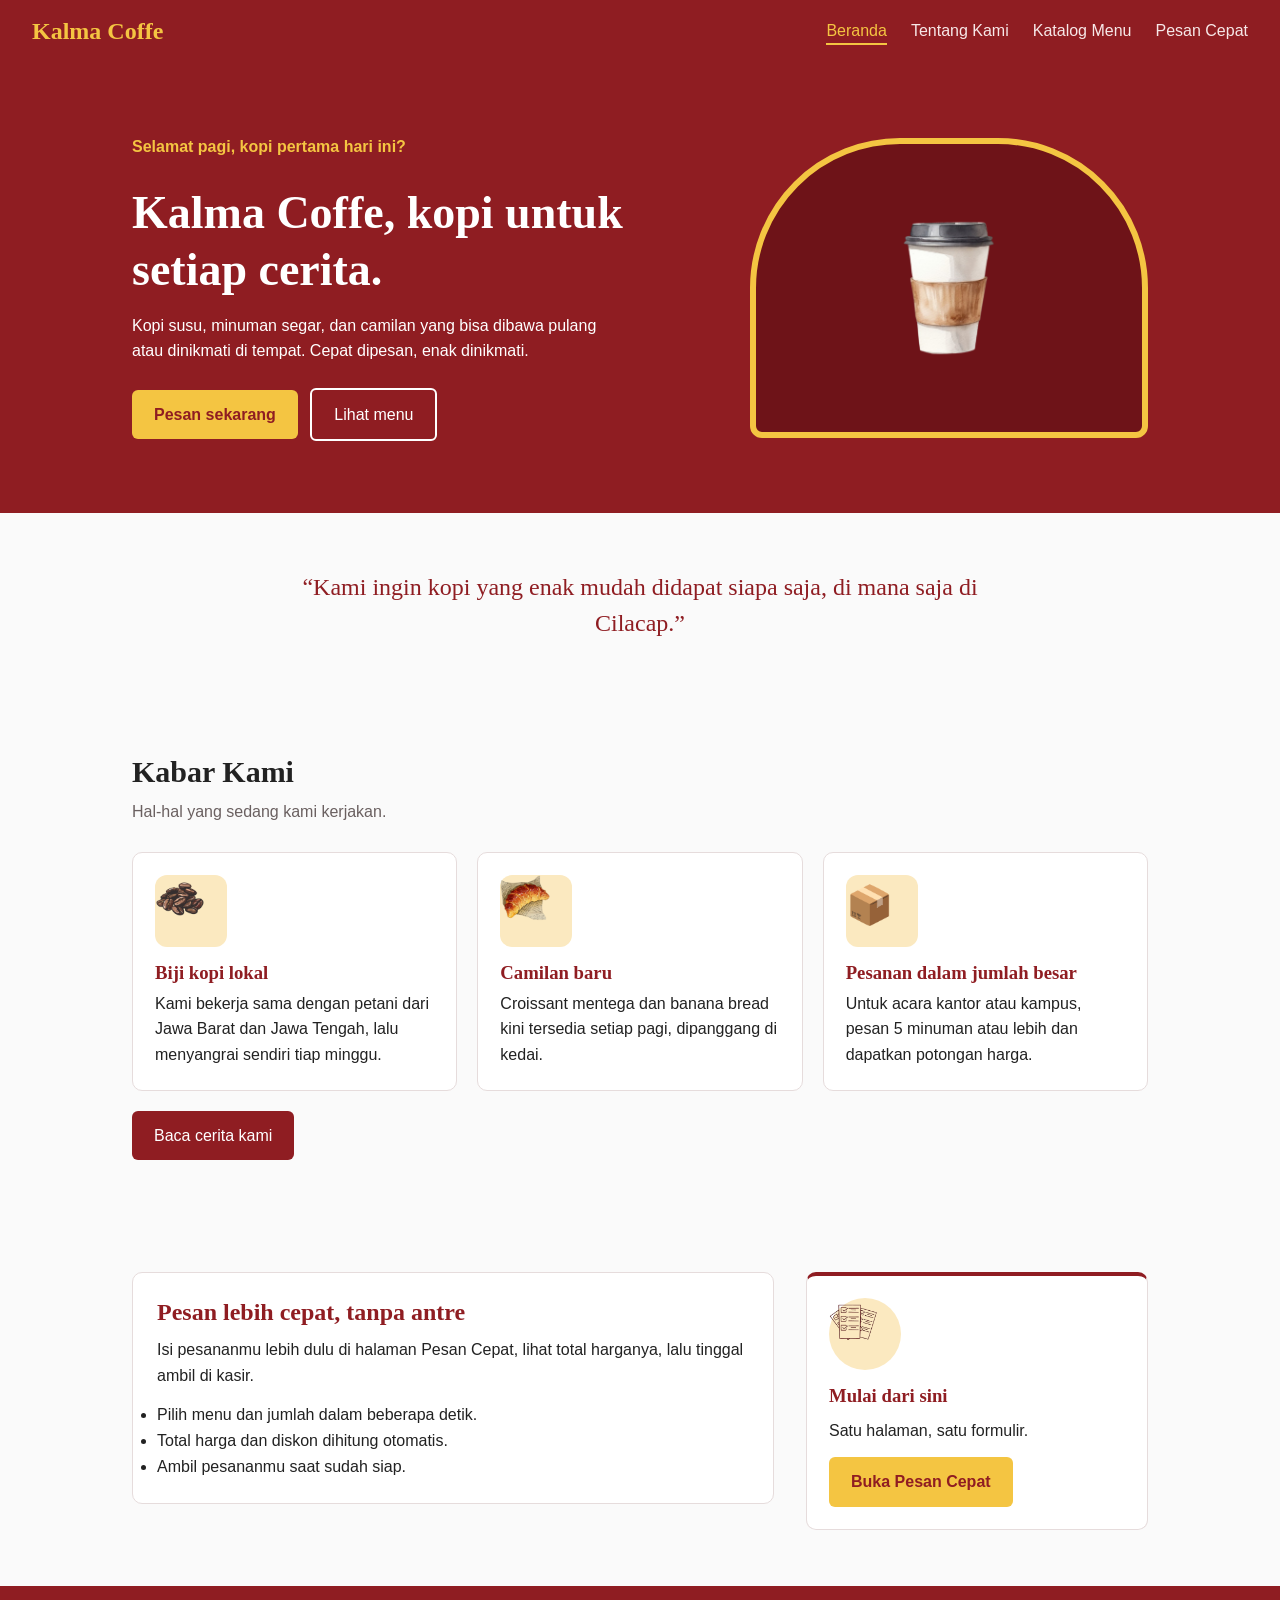
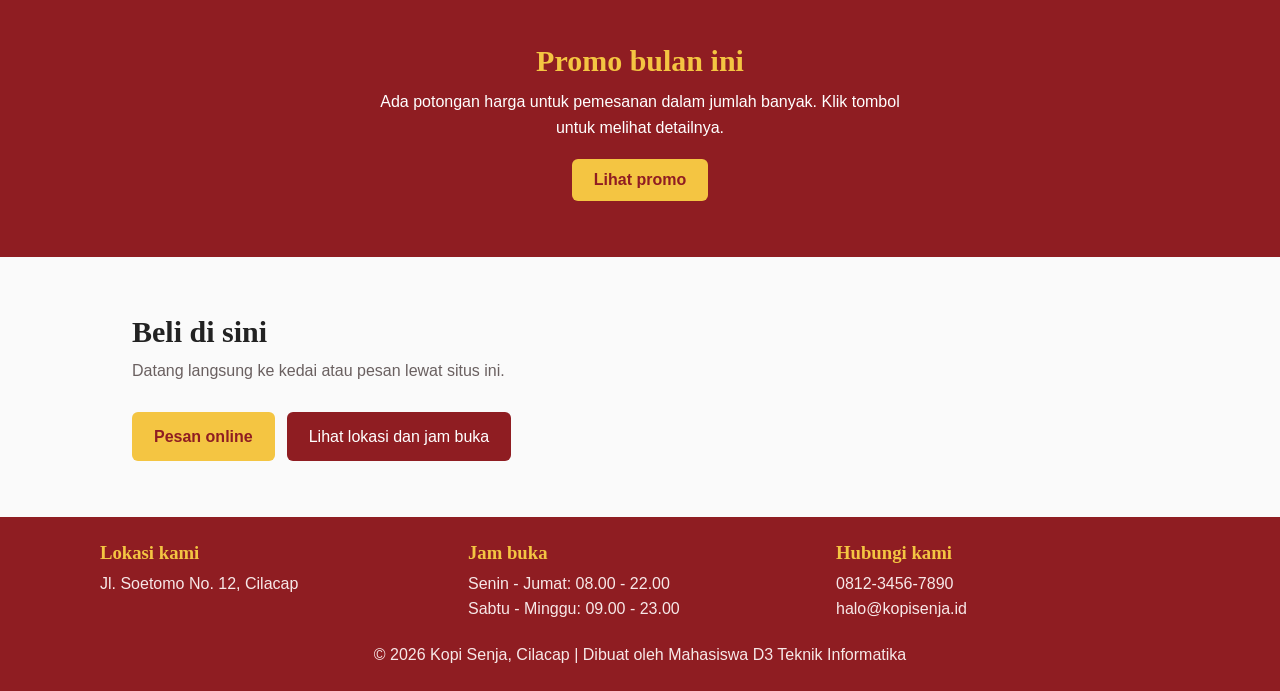
<file: index.html>
<!doctype html>
<html lang="id">
<head>
  <meta charset="UTF-8" />
  <meta name="viewport" content="width=device-width, initial-scale=1.0" />
  <title>Kalma Coffe | Beranda</title>
  <link rel="stylesheet" href="style.css" />
</head>
<body>
  <header class="navbar">
    <h1 class="logo">Kalma Coffe</h1>
    <nav>
      <ul class="menu">
        <li><a href="index.html" class="aktif">Beranda</a></li>
        <li><a href="tentang.html">Tentang Kami</a></li>
        <li><a href="menu.html">Katalog Menu</a></li>
        <li><a href="pesan.html">Pesan Cepat</a></li>
      </ul>
    </nav>
  </header>

  <main>
    <div class="band-merah">
      <section class="hero">
        <div class="hero-teks">
          <p id="sapaan" class="sapaan">Selamat datang</p>
          <h2>Kalma Coffe, kopi untuk setiap cerita.</h2>
          <p>Kopi susu, minuman segar, dan camilan yang bisa dibawa pulang atau dinikmati di tempat. Cepat dipesan, enak dinikmati.</p>
          <a class="btn emas" href="pesan.html">Pesan sekarang</a>
          <a class="btn garis" href="menu.html">Lihat menu</a>
        </div>
        <div class="hero-gambar"><img src="Foto Foto Project/KOPI-removebg-preview.png" width="100px" alt="Kalma Coffe"></div>
      </section>
    </div>

    <section class="kutipan">
      <blockquote>“Kami ingin kopi yang enak mudah didapat siapa saja, di mana saja di Cilacap.”</blockquote>
    </section>

    <section class="kabar">
      <h2>Kabar Kami</h2>
      <p class="sub">Hal-hal yang sedang kami kerjakan.</p>
      <div class="grid-3">
        <article class="kartu">
          <div class="ikon">
            <img src="Foto Foto Project/Biji_Kopi-removebg-preview.png" width="50" alt="Biji Kopi Pilihan">
          </div>
          <h3>Biji kopi lokal</h3>
          <p>Kami bekerja sama dengan petani dari Jawa Barat dan Jawa Tengah, lalu menyangrai sendiri tiap minggu.</p>
        </article>
        <article class="kartu">
          <div class="ikon">
            <img src="Foto Foto Project/Croissant-removebg-preview.png" width="50" alt="Croissant">
          </div>
          <h3>Camilan baru</h3>
          <p>Croissant mentega dan banana bread kini tersedia setiap pagi, dipanggang di kedai.</p>
        </article>
        <article class="kartu">
          <div class="ikon">📦</div>
          <h3>Pesanan dalam jumlah besar</h3>
          <p>Untuk acara kantor atau kampus, pesan 5 minuman atau lebih dan dapatkan potongan harga.</p>
        </article>
      </div>
      <p style="margin-top: 20px"><a class="btn" href="tentang.html">Baca cerita kami</a></p>
    </section>

    <section>
      <div class="dua-kolom">
        <article class="kolom-utama">
          <h2>Pesan lebih cepat, tanpa antre</h2>
          <p>Isi pesananmu lebih dulu di halaman Pesan Cepat, lihat total harganya, lalu tinggal ambil di kasir.</p>
          <ul>
            <li>Pilih menu dan jumlah dalam beberapa detik.</li>
            <li>Total harga dan diskon dihitung otomatis.</li>
            <li>Ambil pesananmu saat sudah siap.</li>
          </ul>
        </article>
        <aside class="kolom-samping">
          <div class="ikon">
            <img src="Foto Foto Project/Form-removebg-preview.png" width="50" alt="Form">
          </div>
          <h3>Mulai dari sini</h3>
          <p style="margin-bottom: 14px">Satu halaman, satu formulir.</p>
          <a class="btn emas" href="pesan.html">Buka Pesan Cepat</a>
        </aside>
      </div>
    </section>

    <section class="promo-wrap">
      <h2>Promo bulan ini</h2>
      <p>Ada potongan harga untuk pemesanan dalam jumlah banyak. Klik tombol untuk melihat detailnya.</p>
      <button id="tombol-promo" class="emas" type="button">Lihat promo</button>
      <div id="promo-isi" style="display: none">Beli 5 minuman atau lebih, dapat diskon 10% di halaman Pesan Cepat.</div>
    </section>

    <section>
      <h2>Beli di sini</h2>
      <p class="sub">Datang langsung ke kedai atau pesan lewat situs ini.</p>
      <div class="beli">
        <a class="btn emas" href="pesan.html">Pesan online</a>
        <a class="btn" href="tentang.html">Lihat lokasi dan jam buka</a>
      </div>
    </section>

  <footer>
    <div class="footer-flex">
      <div>
        <h3>Lokasi kami</h3>
        <p>Jl. Soetomo No. 12, Cilacap</p>
      </div>
      <div>
        <h3>Jam buka</h3>
        <p>Senin - Jumat: 08.00 - 22.00</p>
        <p>Sabtu - Minggu: 09.00 - 23.00</p>
      </div>
      <div>
        <h3>Hubungi kami</h3>
        <p>0812-3456-7890</p>
        <p>halo@kopisenja.id</p>
      </div>
    </div>
    <p id="info-pembuat">&copy; 2026 Kalma Coffe, Cilacap</p>
  </footer>
  <script src="script.js"></script>
</body>
</html>
</file>
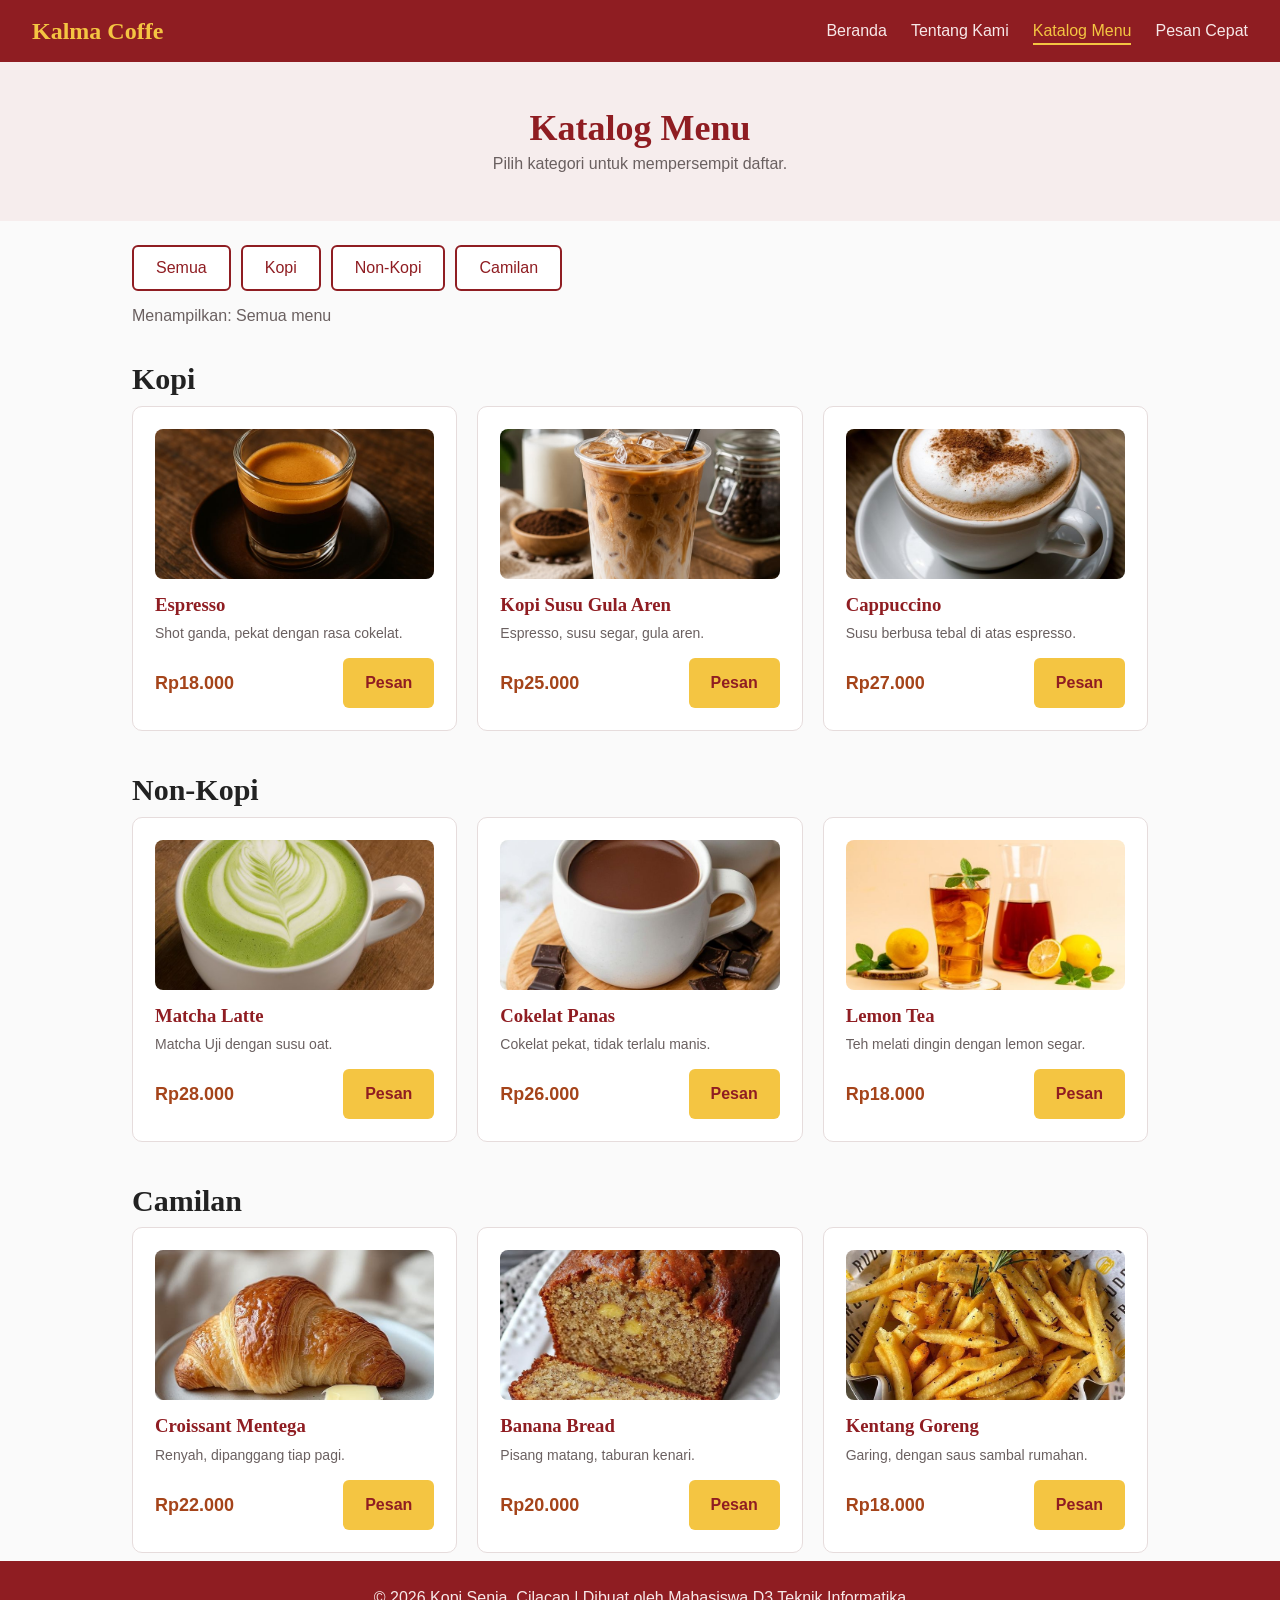
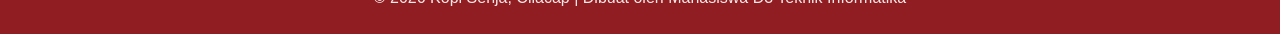
<file: menu.html>
<!doctype html>
<html lang="id">
<head>
  <meta charset="UTF-8" />
  <meta name="viewport" content="width=device-width, initial-scale=1.0" />
  <title>Kalma Coffe | Katalog Menu</title>
  <link rel="stylesheet" href="style.css" />
</head>
<body>
  <header class="navbar">
    <h1 class="logo">Kalma Coffe</h1>
    <nav>
      <ul class="menu">
        <li><a href="index.html">Beranda</a></li>
        <li><a href="tentang.html">Tentang Kami</a></li>
        <li><a href="menu.html" class="aktif">Katalog Menu</a></li>
        <li><a href="pesan.html">Pesan Cepat</a></li>
      </ul>
    </nav>
  </header>

  <main>
    <div class="page-title">
      <h2>Katalog Menu</h2>
      <p>Pilih kategori untuk mempersempit daftar.</p>
    </div>

    <div class="filter">
      <button id="filter-semua" type="button">Semua</button>
      <button id="filter-kopi" type="button">Kopi</button>
      <button id="filter-nonkopi" type="button">Non-Kopi</button>
      <button id="filter-camilan" type="button">Camilan</button>
    </div>
    <p id="info-filter">Menampilkan: Semua menu</p>

    <!-- Bagian Kopi -->
    <section id="kopi" class="kategori">
      <h2>Kopi</h2>
      <div class="grid-3">
        <article class="kartu produk">
          <img class="ikon" src="Foto Foto Project/Espresso - Coffee Class.jpg" alt="Espresso">
          <h3>Espresso</h3>
          <p>Shot ganda, pekat dengan rasa cokelat.</p>
          <div class="produk-bawah"><span class="harga">Rp18.000</span><a class="btn emas" href="pesan.html">Pesan</a></div>
        </article>
        <article class="kartu produk">
          <img class="ikon" src="Foto Foto Project/ES KOPI SUSU GULA AREN ALA.jpg" alt="Kopi Susu Gula Aren">
          <h3>Kopi Susu Gula Aren</h3>
          <p>Espresso, susu segar, gula aren.</p>
          <div class="produk-bawah"><span class="harga">Rp25.000</span><a class="btn emas" href="pesan.html">Pesan</a></div>
        </article>
        <article class="kartu produk">
          <img class="ikon" src="Foto Foto Project/☕ Homemade Cappuccino 🥄.jpg" alt="Cappuccino">
          <h3>Cappuccino</h3>
          <p>Susu berbusa tebal di atas espresso.</p>
          <div class="produk-bawah"><span class="harga">Rp27.000</span><a class="btn emas" href="pesan.html">Pesan</a></div>
        </article>
      </div>
    </section>

    <!-- Bagian Non-Kopi -->
    <section id="nonkopi" class="kategori">
      <h2>Non-Kopi</h2>
      <div class="grid-3">
        <article class="kartu produk">
          <img class="ikon" src="Foto Foto Project/Matcha Green Tea Latte (Hot or Iced).jpg" alt="Matcha Latte">
          <h3>Matcha Latte</h3>
          <p>Matcha Uji dengan susu oat.</p>
          <div class="produk-bawah"><span class="harga">Rp28.000</span><a class="btn emas" href="pesan.html">Pesan</a></div>
        </article>
        <article class="kartu produk">
          <img class="ikon" src="Foto Foto Project/hotchocolatte.jpg" alt="Cokelat Panas">
          <h3>Cokelat Panas</h3>
          <p>Cokelat pekat, tidak terlalu manis.</p>
          <div class="produk-bawah"><span class="harga">Rp26.000</span><a class="btn emas" href="pesan.html">Pesan</a></div>
        </article>
        <article class="kartu produk">
          <img class="ikon" src="Foto Foto Project/Glass of ice lemon tea _ Premium Photo.jpg" alt="Lemon Tea">
          <h3>Lemon Tea</h3>
          <p>Teh melati dingin dengan lemon segar.</p>
          <div class="produk-bawah"><span class="harga">Rp18.000</span><a class="btn emas" href="pesan.html">Pesan</a></div>
        </article>
      </div>
    </section>

    <!-- Bagian Camilan -->
    <section id="camilan" class="kategori">
      <h2>Camilan</h2>
      <div class="grid-3">
        <article class="kartu produk">
          <img class="ikon" src="Foto Foto Project/Close-up of a croissant with a pat of butter on a plate_ royalty free stock image.jpg" alt="Croissant Mentega">
          <h3>Croissant Mentega</h3>
          <p>Renyah, dipanggang tiap pagi.</p>
          <div class="produk-bawah"><span class="harga">Rp22.000</span><a class="btn emas" href="pesan.html">Pesan</a></div>
        </article>
        <article class="kartu produk">
          <img class="ikon" src="Foto Foto Project/EASY RECIPE For Moist Banana Bread Recipe_ Homemade Baking Guide (Digital Download).jpg" alt="Banana Bread">
          <h3>Banana Bread</h3>
          <p>Pisang matang, taburan kenari.</p>
          <div class="produk-bawah"><span class="harga">Rp20.000</span><a class="btn emas" href="pesan.html">Pesan</a></div>
        </article>
        <article class="kartu produk">
          <img class="ikon" src="Foto Foto Project/kentanggoreng.jpg" alt="Kentang Goreng">
          <h3>Kentang Goreng</h3>
          <p>Garing, dengan saus sambal rumahan.</p>
          <div class="produk-bawah"><span class="harga">Rp18.000</span><a class="btn emas" href="pesan.html">Pesan</a></div>
        </article>
      </div>
    </section>
  </main>

  <footer>
    <p id="info-pembuat">&copy; 2026 Kalma Coffe, Cilacap</p>
  </footer>
  <script src="script.js"></script>
</body>
</html>
</file>
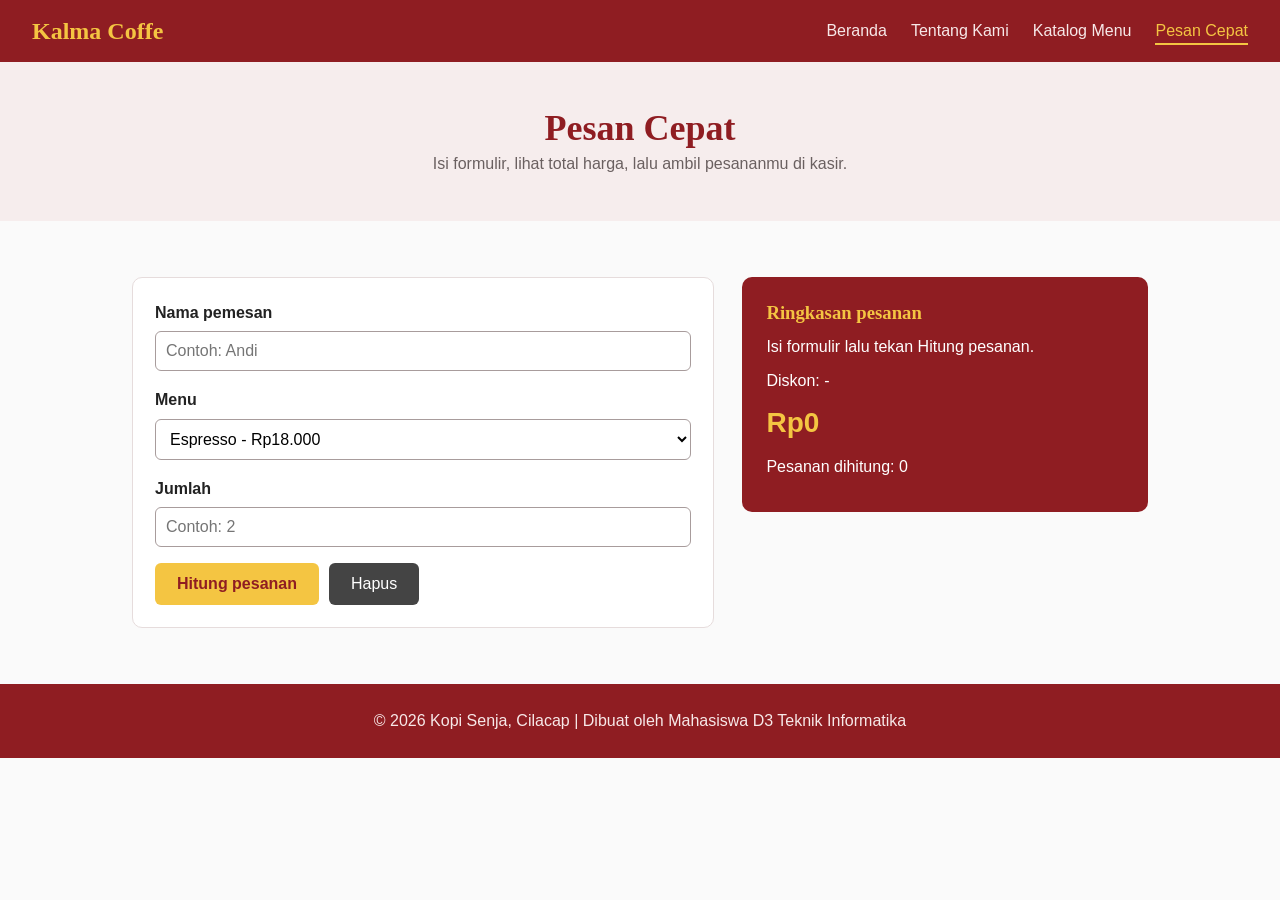
<file: pesan.html>
<!doctype html>
<html lang="id">
<head>
  <meta charset="UTF-8" />
  <meta name="viewport" content="width=device-width, initial-scale=1.0" />
  <title>Kalma Coffe | Pesan Cepat</title>
  <link rel="stylesheet" href="style.css" />
</head>
<body>
  <header class="navbar">
    <h1 class="logo">Kalma Coffe</h1>
    <nav>
      <ul class="menu">
        <li><a href="index.html">Beranda</a></li>
        <li><a href="tentang.html">Tentang Kami</a></li>
        <li><a href="menu.html">Katalog Menu</a></li>
        <li><a href="pesan.html" class="aktif">Pesan Cepat</a></li>
      </ul>
    </nav>
  </header>

  <main>
    <div class="page-title">
      <h2>Pesan Cepat</h2>
      <p>Isi formulir, lihat total harga, lalu ambil pesananmu di kasir.</p>
    </div>

    <section>
      <div class="form-wrap">
        <article class="kartu form-kartu">
          <label for="nama">Nama pemesan</label>
          <input type="text" id="nama" placeholder="Contoh: Andi" />

          <label for="pilihan">Menu</label>
          <select id="pilihan">
            <option value="espresso">Espresso - Rp18.000</option>
            <option value="kopisusu">Kopi Susu Gula Aren - Rp25.000</option>
            <option value="cappuccino">Cappuccino - Rp27.000</option>
            <option value="matcha">Matcha Latte - Rp28.000</option>
            <option value="cokelat">Cokelat Panas - Rp26.000</option>
            <option value="lemontea">Lemon Tea - Rp18.000</option>
            <option value="croissant">Croissant Mentega - Rp22.000</option>
            <option value="bananabread">Banana Bread - Rp20.000</option>
          </select>

          <label for="jumlah">Jumlah</label>
          <input type="number" id="jumlah" placeholder="Contoh: 2" />

          <div class="baris-tombol">
            <button id="tombol-hitung" class="emas" type="button">Hitung pesanan</button>
            <button id="tombol-hapus" class="hapus" type="button">Hapus</button>
          </div>
        </article>

        <aside class="ringkasan">
          <h3>Ringkasan pesanan</h3>
          <p id="pesan">Isi formulir lalu tekan Hitung pesanan.</p>
          <p id="diskon">Diskon: -</p>
          <p id="total">Rp0</p>
          <p id="statistik">Pesanan dihitung: 0</p>
        </aside>
      </div>
    </section>
  </main>

  <footer>
    <p id="info-pembuat">&copy; 2026 Kalma Coffe, Cilacap</p>
  </footer>
  <script src="script.js"></script>
</body>
</html>
</file>
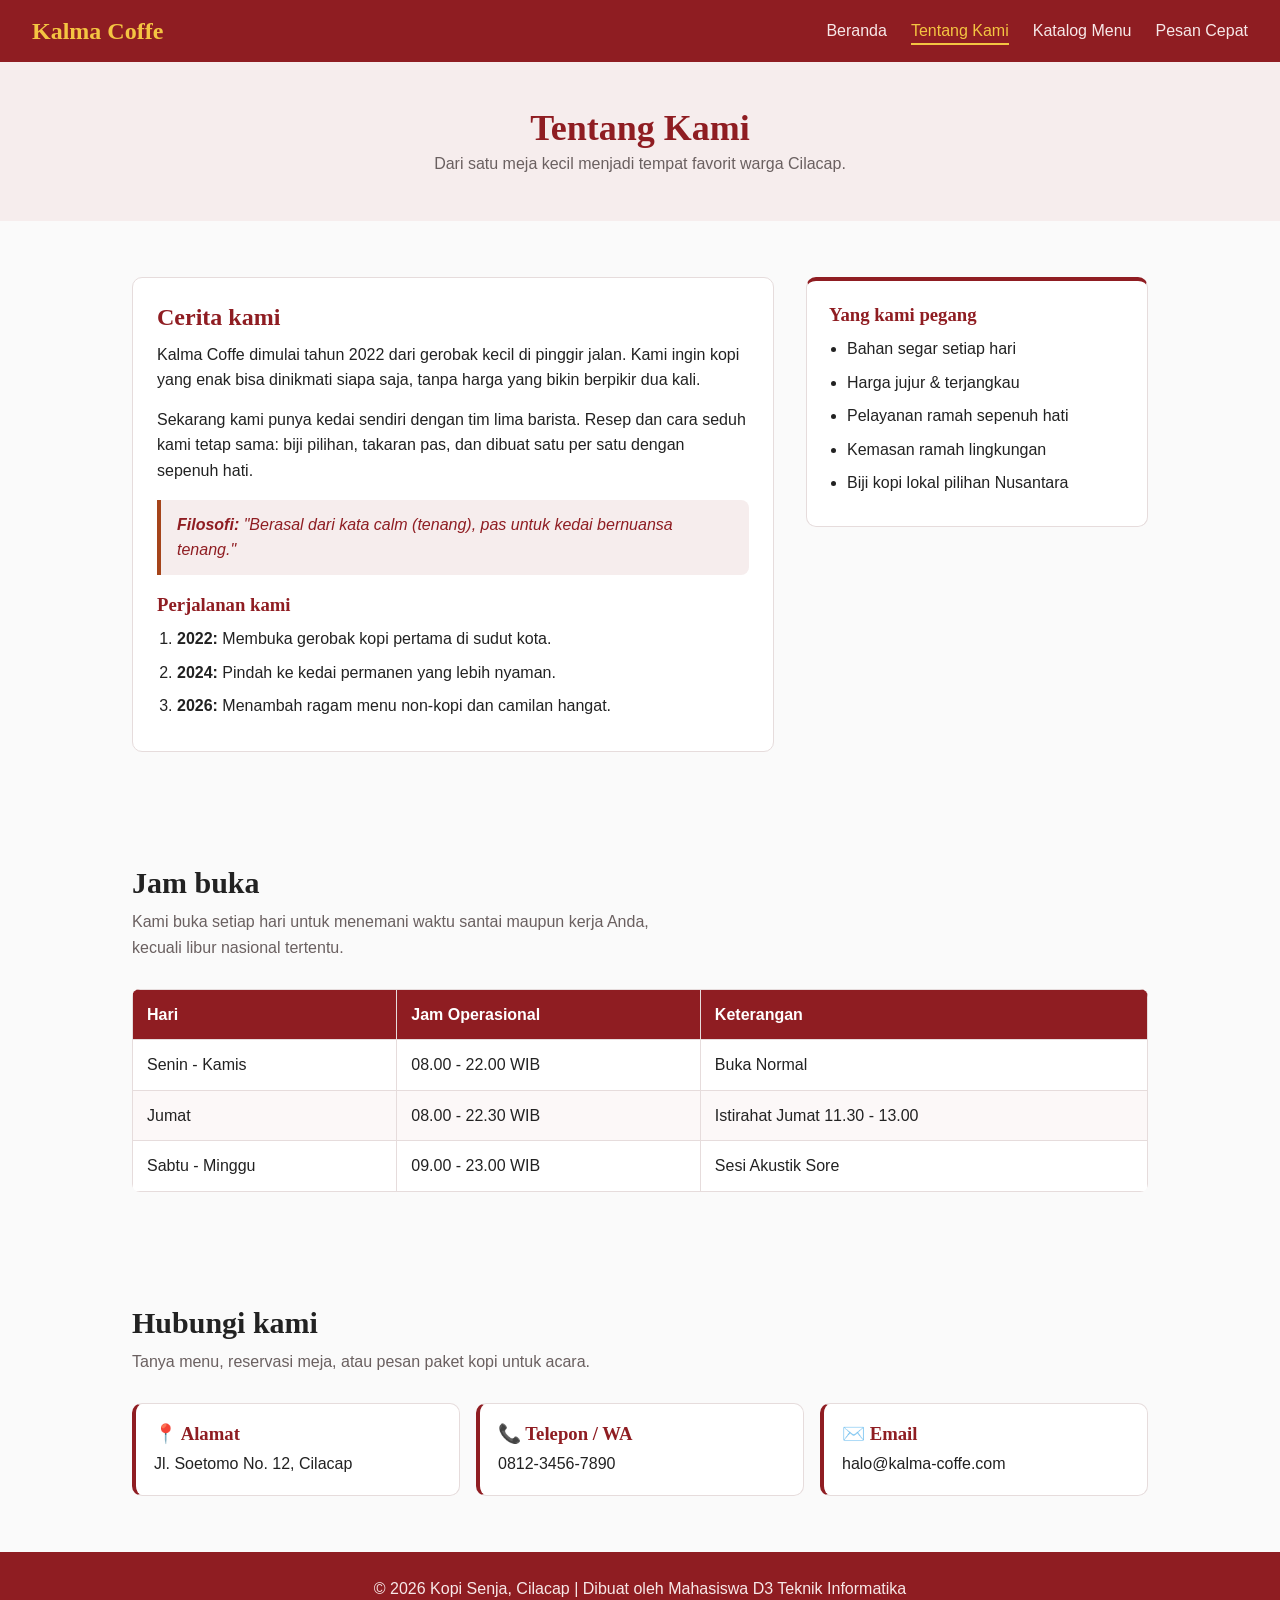
<file: tentang.html>
<!doctype html>
<html lang="id">
<head>
  <meta charset="UTF-8" />
  <meta name="viewport" content="width=device-width, initial-scale=1.0" />
  <title>Kalma Coffe | Tentang Kami</title>
  <link rel="stylesheet" href="style.css" />
</head>
<body>
  <header class="navbar">
    <h1 class="logo">Kalma Coffe</h1>
    <nav>
      <ul class="menu">
        <li><a href="index.html">Beranda</a></li>
        <li><a href="tentang.html" class="aktif">Tentang Kami</a></li>
        <li><a href="menu.html">Katalog Menu</a></li>
        <li><a href="pesan.html">Pesan Cepat</a></li>
      </ul>
    </nav>
  </header>

  <main>
    <div class="page-title">
      <h2>Tentang Kami</h2>
      <p>Dari satu meja kecil menjadi tempat favorit warga Cilacap.</p>
    </div>

    <section>
      <div class="dua-kolom">
        <article class="kolom-utama">
          <h2>Cerita kami</h2>
          <p>Kalma Coffe dimulai tahun 2022 dari gerobak kecil di pinggir jalan. Kami ingin kopi yang enak bisa dinikmati siapa saja, tanpa harga yang bikin berpikir dua kali.</p>
          <p>Sekarang kami punya kedai sendiri dengan tim lima barista. Resep dan cara seduh kami tetap sama: biji pilihan, takaran pas, dan dibuat satu per satu dengan sepenuh hati.</p>
          
          <div class="info-visi">
            <strong> Filosofi:</strong> "Berasal dari kata calm (tenang), pas untuk kedai bernuansa tenang."
          </div>

          <h3>Perjalanan kami</h3>
          <ol class="perjalanan-list">
            <li><strong>2022:</strong> Membuka gerobak kopi pertama di sudut kota.</li>
            <li><strong>2024:</strong> Pindah ke kedai permanen yang lebih nyaman.</li>
            <li><strong>2026:</strong> Menambah ragam menu non-kopi dan camilan hangat.</li>
          </ol>
        </article>

        <aside class="kolom-samping">
          <h3>Yang kami pegang</h3>
          <ul>
            <li>Bahan segar setiap hari</li>
            <li>Harga jujur & terjangkau</li>
            <li>Pelayanan ramah sepenuh hati</li>
            <li>Kemasan ramah lingkungan</li>
            <li>Biji kopi lokal pilihan Nusantara</li>
          </ul>
        </aside>
      </div>
    </section>

    <section>
      <h2>Jam buka</h2>
      <p class="sub">Kami buka setiap hari untuk menemani waktu santai maupun kerja Anda, kecuali libur nasional tertentu.</p>
      <table>
        <thead>
          <tr><th>Hari</th><th>Jam Operasional</th><th>Keterangan</th></tr>
        </thead>
        <tbody>
          <tr><td>Senin - Kamis</td><td>08.00 - 22.00 WIB</td><td>Buka Normal</td></tr>
          <tr><td>Jumat</td><td>08.00 - 22.30 WIB</td><td>Istirahat Jumat 11.30 - 13.00</td></tr>
          <tr><td>Sabtu - Minggu</td><td>09.00 - 23.00 WIB</td><td>Sesi Akustik Sore</td></tr>
        </tbody>
      </table>
    </section>

    <section>
      <h2>Hubungi kami</h2>
      <p class="sub">Tanya menu, reservasi meja, atau pesan paket kopi untuk acara.</p>
      <div class="kontak">
        <div>
          <h3>📍 Alamat</h3>
          <p>Jl. Soetomo No. 12, Cilacap</p>
        </div>
        <div>
          <h3>📞 Telepon / WA</h3>
          <p>0812-3456-7890</p>
        </div>
        <div>
          <h3>✉️ Email</h3>
          <p>halo@kalma-coffe.com</p>
        </div>
      </div>
    </section>
  </main>

  <footer>
    <p id="info-pembuat">&copy; 2026 Kalma Coffe, Cilacap</p>
  </footer>
  <script src="script.js"></script>
</body>
</html>
</file>
<file: style.css>
* { margin: 0; padding: 0; box-sizing: border-box; }
body { font-family: Arial, sans-serif; color: #222222; background-color: #fafafa; line-height: 1.6; }
h1, h2, h3 { font-family: Georgia, serif; line-height: 1.25; }
a { color: inherit; }
section { padding: 56px 32px; max-width: 1080px; margin: 0 auto; }
section > h2 { font-size: 30px; margin-bottom: 8px; }
.sub { color: #6a6060; margin-bottom: 28px; max-width: 560px; }

/* NAVBAR (Flexbox) */
.navbar { display: flex; justify-content: space-between; align-items: center; padding: 16px 32px; background-color: #8f1d22; color: white; }
.logo { font-size: 24px; color: #f4c542; }
.menu { display: flex; gap: 24px; list-style: none; }
.menu a { text-decoration: none; color: #f7e8e8; padding-bottom: 4px; }
.menu a:hover { color: #f4c542; }
.menu a.aktif { color: #f4c542; border-bottom: 2px solid #f4c542; }

/*  HERO  */
.hero { display: flex; align-items: center; gap: 40px; padding: 72px 32px; max-width: 1080px; margin: 0 auto; }
.hero-teks { flex: 3; }
.hero-teks h2 { font-size: 46px; margin-bottom: 14px; color: #8f1d22; }
.hero-teks p { margin-bottom: 24px; max-width: 480px; }
.sapaan { font-weight: bold; color: #a5441a; margin-bottom: 8px; }
.hero-gambar { flex: 2; display: flex; align-items: center; justify-content: center; height: 300px; font-size: 130px; background-color: #8f1d22; border-radius: 150px 150px 12px 12px; border: 6px solid #f4c542; }
.page-title { background-color: #f6eded; padding: 44px 32px; text-align: center; }
.page-title h2 { font-size: 36px; color: #8f1d22; }
.page-title p { color: #6a6060; }

/*  TOMBOL  */
.btn, button { display: inline-block; padding: 12px 22px; font-size: 16px; text-decoration: none; background-color: #8f1d22; color: white; border: none; border-radius: 6px; cursor: pointer; }
.btn:hover, button:hover { background-color: #b3292f; }
.btn.emas, button.emas { background-color: #f4c542; color: #8f1d22; font-weight: bold; }
.btn.emas:hover, button.emas:hover { background-color: #dcae2a; }
.btn.garis { background-color: transparent; color: #8f1d22; border: 2px solid #8f1d22; margin-left: 8px; }
button.hapus { background-color: #444444; }

/*  GRID KARTU (Grid)  */
.grid-3 { display: grid; grid-template-columns: repeat(3, 1fr); gap: 20px; }
.kartu { padding: 22px; background-color: white; border: 1px solid #e6dcdc; border-radius: 10px; }
.kartu h3 { margin-bottom: 6px; color: #8f1d22; }
.ikon { display: flex; align-items: center; justify-content: center; width: 72px; height: 72px; margin-bottom: 14px; font-size: 38px; background-color: #fbe9c0; border-radius: 50%; }
.produk .ikon { width: 100%; height: 110px; border-radius: 8px; font-size: 56px; }
.produk-bawah { display: flex; justify-content: space-between; align-items: center; margin-top: 14px; }
.harga { font-weight: bold; color: #a5441a; font-size: 18px; }
.produk p { color: #6a6060; font-size: 14px; }

/*  PROMO / BLOK GELAP  */
.promo-wrap { background-color: #8f1d22; color: white; max-width: none; text-align: center; }
.promo-wrap h2 { color: #f4c542; }
.promo-wrap p { margin: 10px auto 18px; max-width: 520px; }
#promo-isi { margin-top: 20px; padding: 18px; background-color: #f4c542; color: #8f1d22; border-radius: 8px; max-width: 520px; margin-left: auto; margin-right: auto; font-weight: bold; }

/*  TENTANG (Flexbox dua kolom)  */
.dua-kolom { display: flex; gap: 32px; align-items: flex-start; }
.kolom-utama { flex: 2; background-color: white; padding: 24px; border: 1px solid #e6dcdc; border-radius: 10px; }
.kolom-utama h2, .kolom-utama h3 { color: #8f1d22; margin-bottom: 10px; }
.kolom-utama h3 { margin-top: 18px; }
.kolom-utama p { margin-bottom: 14px; }
.info-visi { background-color: #f6eded; border-left: 4px solid #a5441a; padding: 12px 16px; margin: 16px 0; border-radius: 0 8px 8px 0; color: #8f1d22; font-style: italic; }
.perjalanan-list { margin-left: 20px; }
.perjalanan-list li { margin-bottom: 8px; }
.kolom-samping { flex: 1; padding: 22px; background-color: white; border: 1px solid #e6dcdc; border-top: 4px solid #8f1d22; border-radius: 10px; }
.kolom-samping h3 { color: #8f1d22; margin-bottom: 10px; }
.kolom-samping li { margin-left: 18px; margin-bottom: 8px; }
table { width: 100%; border-collapse: collapse; background-color: white; border-radius: 8px; overflow: hidden; }
th, td { padding: 12px 14px; text-align: left; border: 1px solid #e6dcdc; }
th { background-color: #8f1d22; color: white; }
tbody tr:nth-child(even) { background-color: #fcf8f8; }
tbody tr:hover { background-color: #f6eded; }
.kontak { display: flex; flex-wrap: wrap; gap: 16px; }
.kontak div { flex: 1; min-width: 200px; padding: 18px; background-color: white; border: 1px solid #e6dcdc; border-left: 4px solid #8f1d22; border-radius: 10px; transition: transform 0.2s ease; }
.kontak div:hover { transform: translateY(-3px); }
.kontak h3 { color: #8f1d22; margin-bottom: 6px; }

/*  KATALOG MENU  */
.filter { display: flex; flex-wrap: wrap; gap: 10px; padding: 24px 32px 0; max-width: 1080px; margin: 0 auto; }
.filter button { background-color: white; color: #8f1d22; border: 2px solid #8f1d22; }
.filter button:hover { background-color: #f6eded; }
#info-filter { padding: 12px 32px 0; max-width: 1080px; margin: 0 auto; color: #6a6060; }
.kategori { padding-top: 32px; padding-bottom: 8px; }

/*  FORM PESAN CEPAT  */
.form-wrap { display: flex; gap: 28px; align-items: flex-start; }
.form-kartu { flex: 3; }
.ringkasan { flex: 2; background-color: #8f1d22; color: white; border-radius: 10px; padding: 24px; }
.ringkasan h3 { color: #f4c542; margin-bottom: 10px; }
.ringkasan p { margin-bottom: 8px; }
#total { font-size: 28px; font-weight: bold; color: #f4c542; }
label { display: block; margin-bottom: 6px; font-weight: bold; }
input, select { width: 100%; padding: 10px; margin-bottom: 16px; font-size: 16px; border: 1px solid #a89c9c; border-radius: 6px; background-color: white; }
.baris-tombol { display: flex; gap: 10px; }

/*  FOOTER  */
footer { padding: 24px 32px; text-align: center; background-color: #8f1d22; color: #f7e8e8; }


/*  BAND HERO MERAH  */
.band-merah { background-color: #8f1d22; color: white; }
.band-merah .hero-teks h2 { color: white; }
.band-merah .sapaan { color: #f4c542; }
.band-merah .hero-gambar { background-color: #6e1318; }
.band-merah .btn.garis { color: white; border-color: white; }
.band-merah .btn.garis:hover { background-color: #b3292f; }

/*  KUTIPAN  */
.kutipan { text-align: center; max-width: 760px; }
.kutipan blockquote { font-family: Georgia, serif; font-size: 24px; line-height: 1.5; color: #8f1d22; }
.kutipan p { margin-top: 12px; color: #6a6060; }

/*  KABAR KAMI & GALERI  */
.kabar .ikon { border-radius: 12px; }
.tile { display: flex; align-items: center; justify-content: center; height: 150px; font-size: 56px; border-radius: 10px; }
.t1 { background-color: #f6eded; }
.t2 { background-color: #fbe9c0; }
.t3 { background-color: #e9e2dc; }
.beli { display: flex; flex-wrap: wrap; gap: 12px; }

/*  FOOTER LENGKAP  */
.footer-flex { display: flex; flex-wrap: wrap; justify-content: space-between; gap: 24px; max-width: 1080px; margin: 0 auto 20px; text-align: left; }
.footer-flex div { flex: 1; min-width: 200px; }
.footer-flex h3 { color: #f4c542; margin-bottom: 6px; }

/*  RESPONSIVE (Media Query)  */
@media (max-width: 768px) {
  .grid-3 { grid-template-columns: repeat(2, 1fr); }
  .hero, .dua-kolom, .form-wrap { flex-direction: column; }
  .hero-gambar { width: 100%; flex: none; }
  .hero-teks h2 { font-size: 36px; }
}
@media (max-width: 480px) {
  .grid-3 { grid-template-columns: 1fr; }
  .navbar { flex-direction: column; gap: 12px; }
  .menu { gap: 14px; flex-wrap: wrap; justify-content: center; }
  section, .hero { padding-left: 18px; padding-right: 18px; }
  .btn.garis { margin-left: 0; margin-top: 10px; }
}


.ikon {
  display: block; 
  width: 72px;
  height: 72px;
  margin-bottom: 14px;
  border-radius: 50%; /* Menjadikan bulat jika gambar berupa ikon visual */
  object-fit: cover; /* SSupaya gambar jadi tidak gepeng */
}

.produk .ikon {
  width: 100%;
  height: 150px; 
  border-radius: 8px; 
  object-fit: cover;
}

.kartu {
  display: flex;
  flex-direction: column;
  justify-content: space-between;
}
</file>
